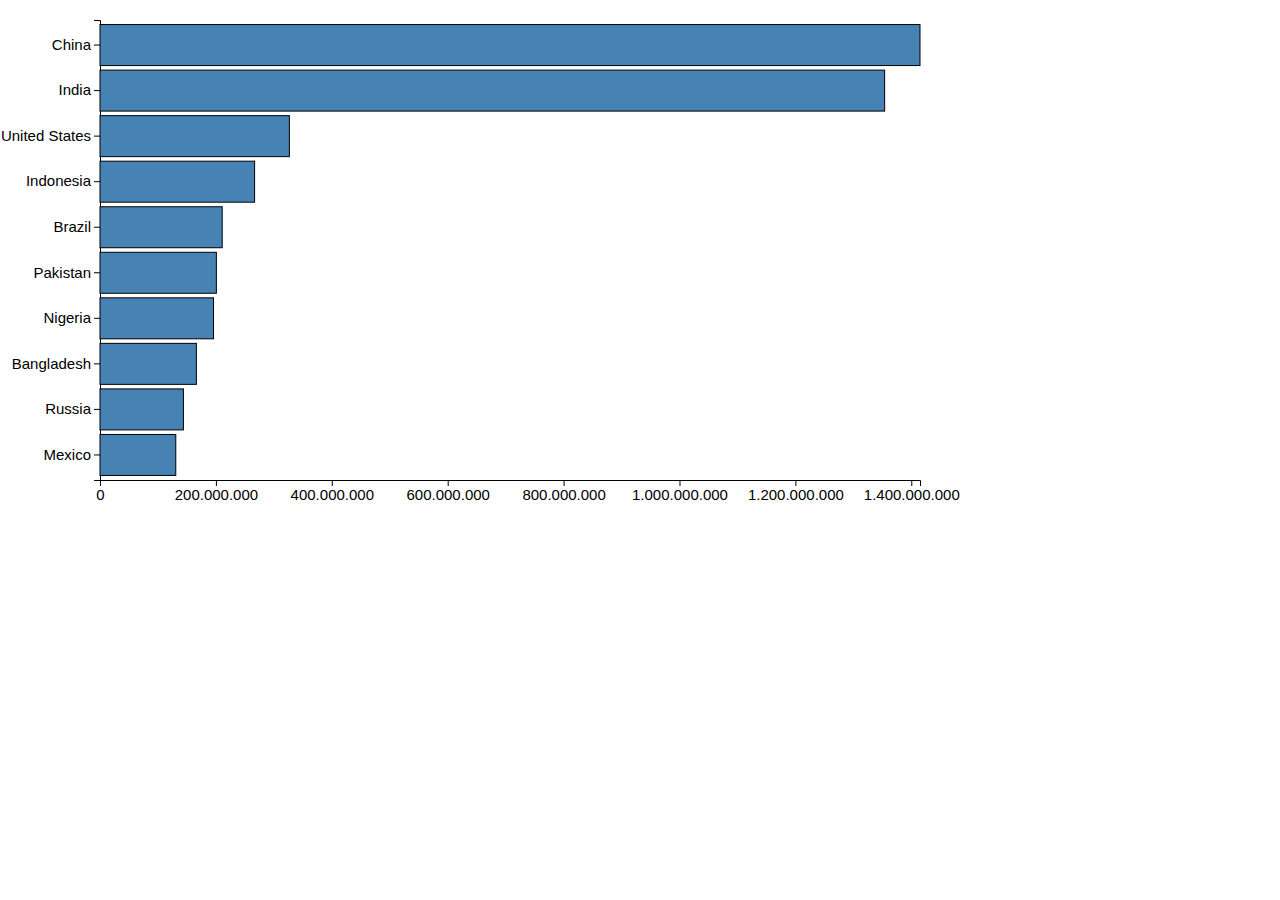
<file: BarChart/index.html>
<!DOCTYPE html>
<html lang="en">

<head>
    <meta charset="UTF-8">
    <meta http-equiv="X-UA-Compatible" content="IE=edge">
    <meta name="viewport" content="width=device-width, initial-scale=1.0">
    <title>Bar Chart</title>
    <script src="d3.js"></script>
    <script src="index.js"></script>
    <link rel="stylesheet" href="style.css">
</head>

<body onload="Start()">
    <svg width="960" height="500"></svg>
</body>

</html>
</file>
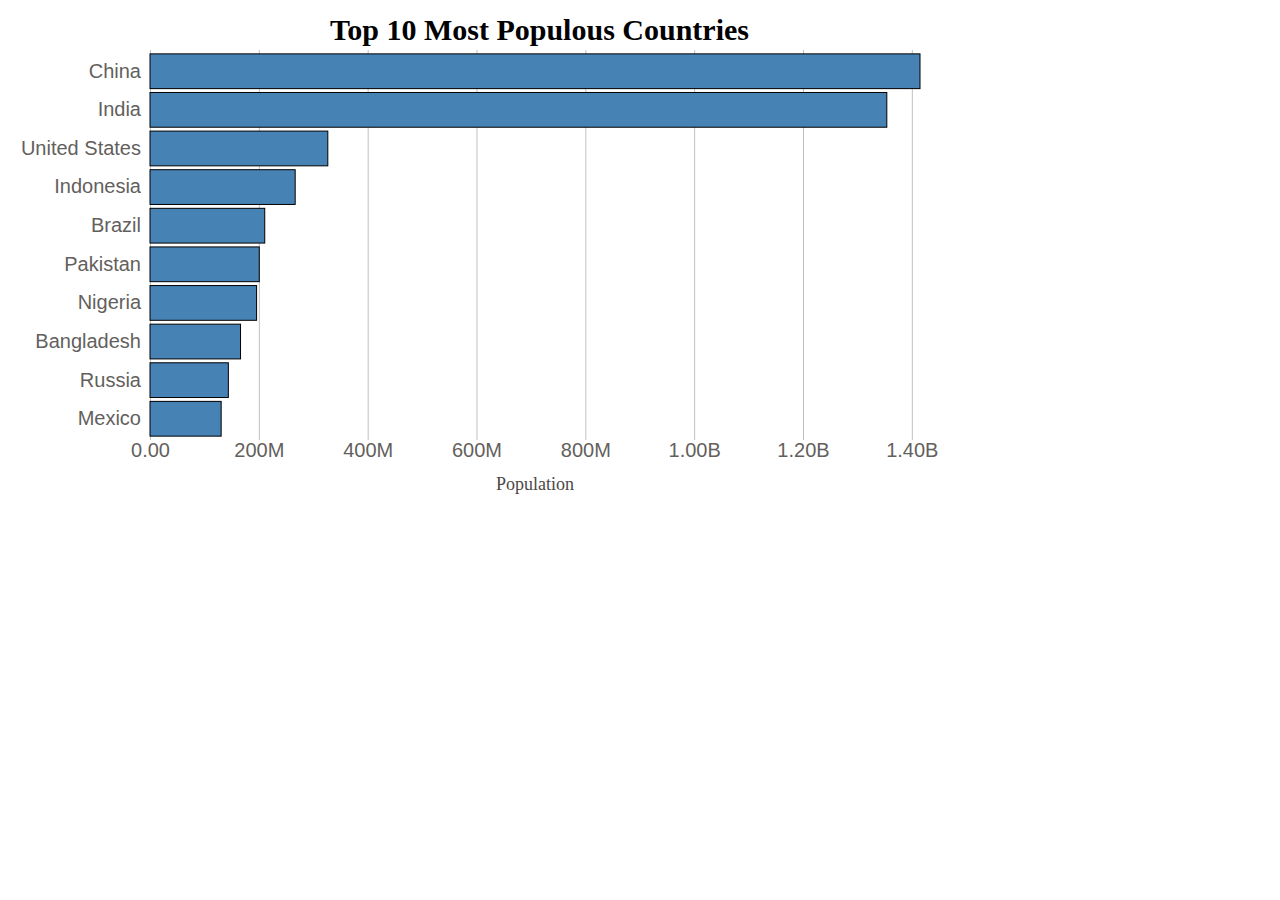
<file: CustomizingAxes/index.html>
<!DOCTYPE html>
<html lang="en">

<head>
    <meta charset="UTF-8">
    <meta http-equiv="X-UA-Compatible" content="IE=edge">
    <meta name="viewport" content="width=device-width, initial-scale=1.0">
    <title>Customizing</title>
    <script src="d3.js"></script>
    <script src="index.js"></script>
    <link rel="stylesheet" href="style.css">
</head>

<body onload="Start()">
    <svg width="960" height="500"></svg>
</body>

</html>
</file>
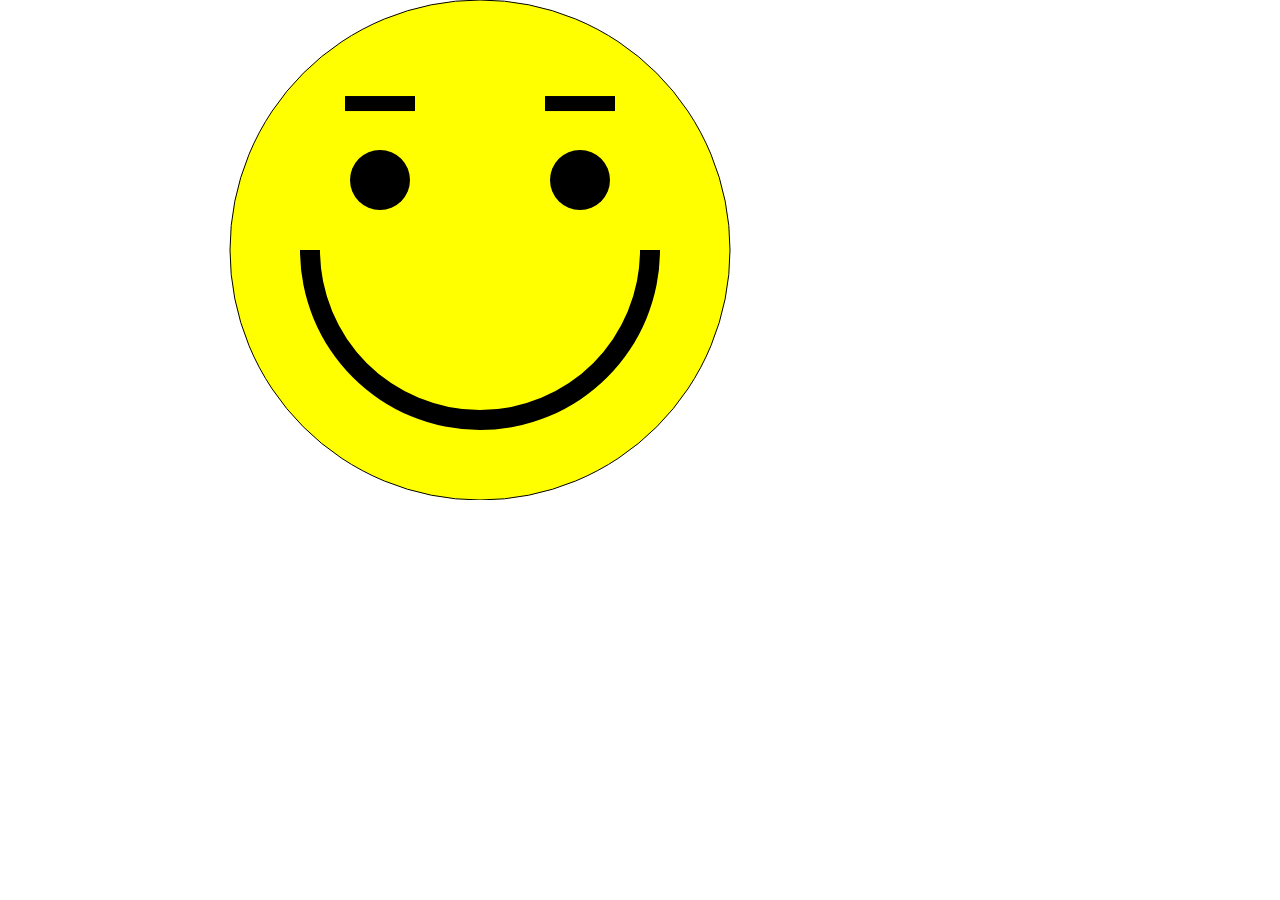
<file: SmileSVG/index.html>
<!DOCTYPE html>
<html lang="en">

<head>
    <meta charset="UTF-8">
    <meta http-equiv="X-UA-Compatible" content="IE=edge">
    <meta name="viewport" content="width=device-width, initial-scale=1.0">
    <link rel="stylesheet" href="style.css">
    <script src="d3.js"></script>
    <script src="index.js"></script>
    <title>Document</title>
</head>

<body onload="Start()">
    <svg width="960" height="500"></svg>
    <script>
    </script>
</body>

</html>
</file>
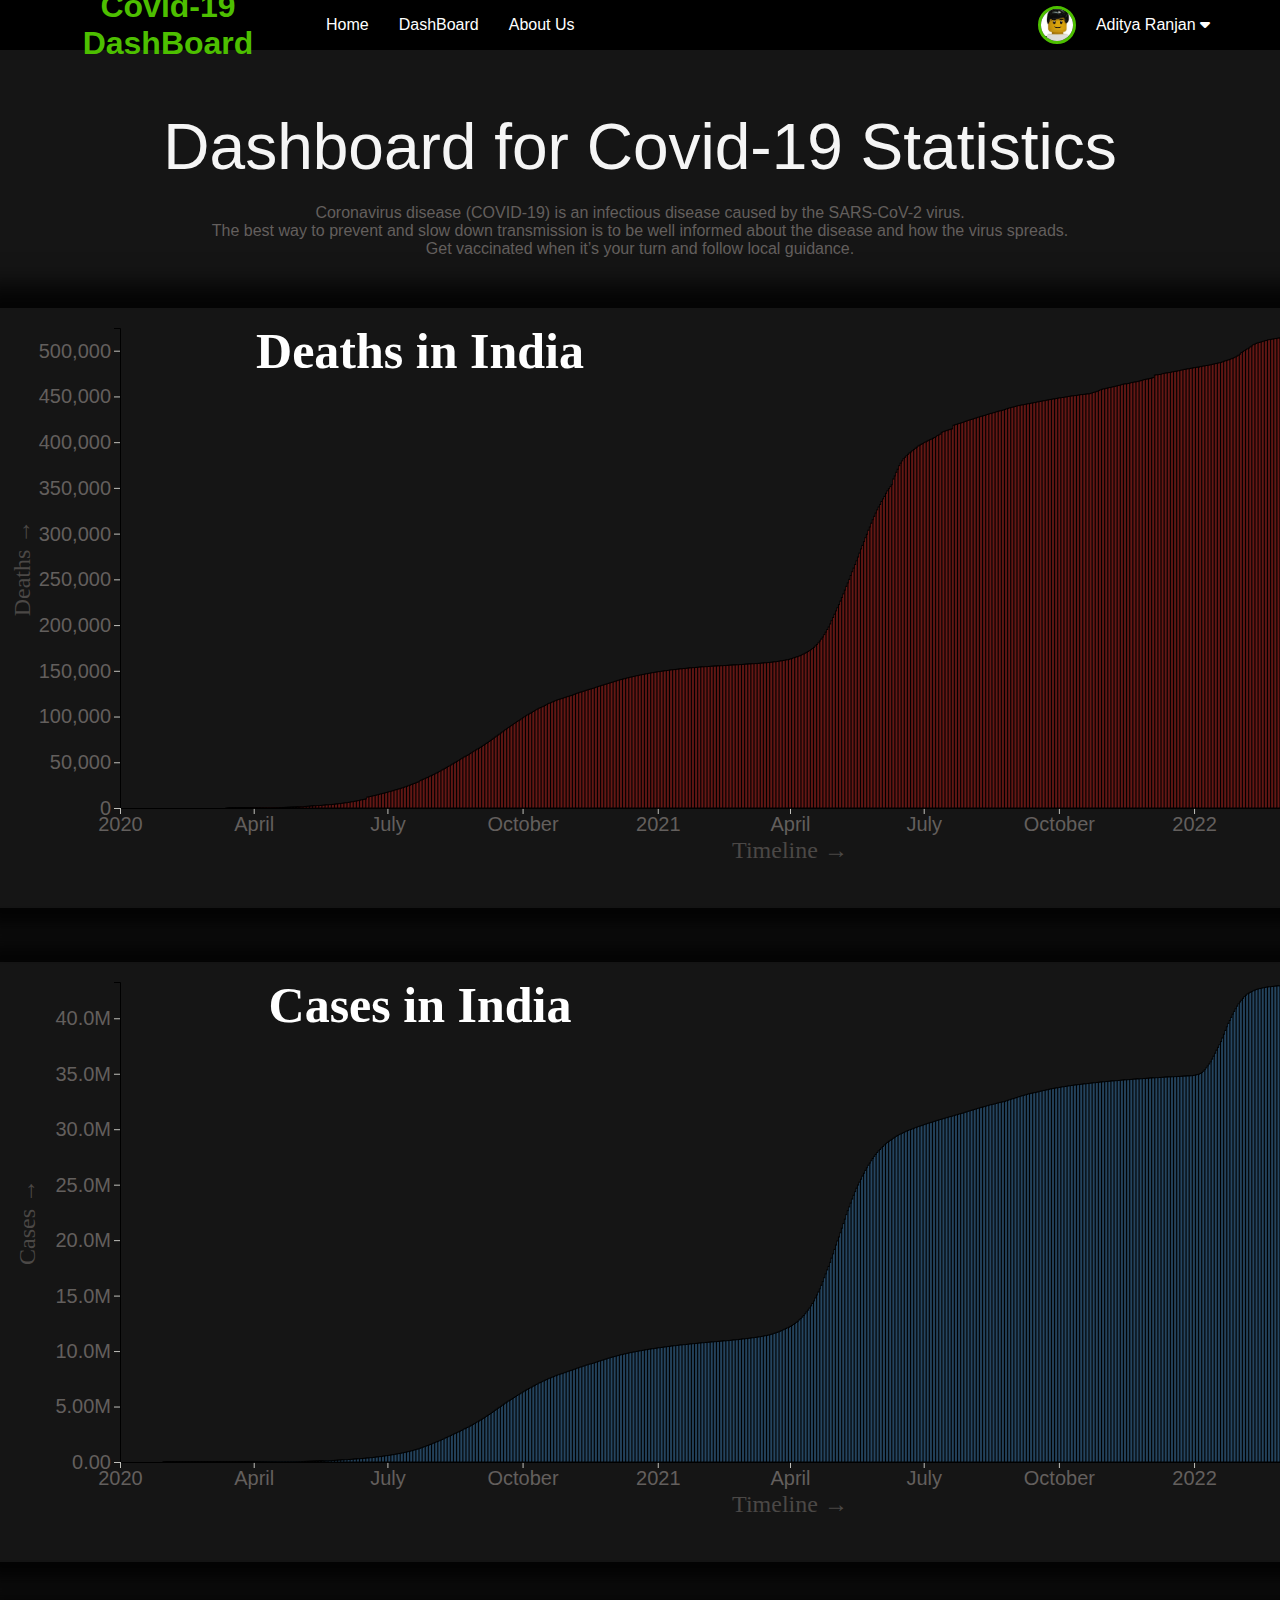
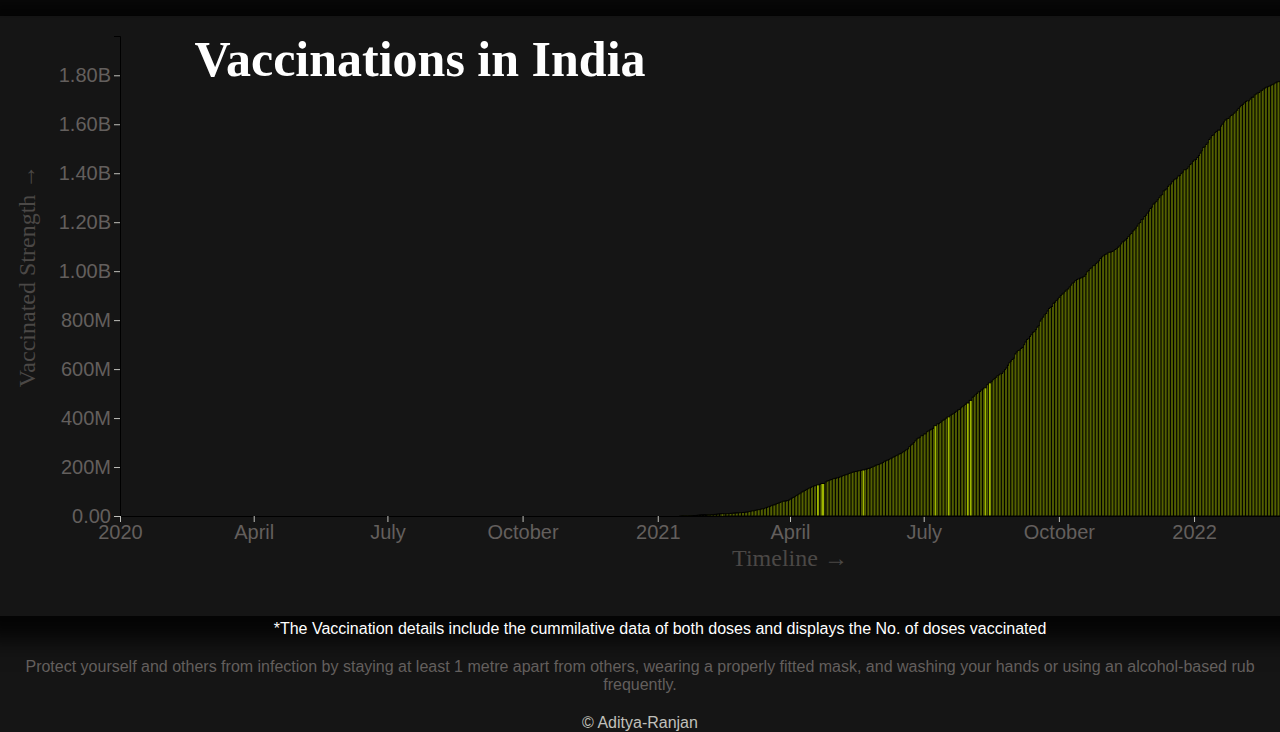
<file: DASHBOARD/Dashboard/dash.html>
<!DOCTYPE html>
<html lang="en">

<head>
    <meta charset="UTF-8">
    <meta http-equiv="X-UA-Compatible" content="IE=edge">
    <meta name="viewport" content="width=device-width, initial-scale=1.0">
    <title>Document</title>
    <link rel="stylesheet" href="https://cdnjs.cloudflare.com/ajax/libs/font-awesome/6.1.1/css/all.min.css">
    <link rel="stylesheet" href="style.css">
    <script src="index.js"></script>
    <script src="d3.js"></script>
    <!-- <script src="https://d3js.org/d3.v4.min.js"></script> -->
</head>

<body onload="deaths();cases();vaccine()">
    <div class="navbar">
        <div class="navbar-container">
            <div class="logo-container">
                <h1 class="logo">Covid-19 DashBoard</h1>
            </div>
            <div class="menu-container">
                <ul class="menu-list">
                    <li class="menu-list-items active"><a href="../Home/Home.html">Home</a></li>
                    <li class="menu-list-items"><a href="dash.html">DashBoard</a>
                    </li>
                    <li class="menu-list-items"><a href="../Home/About Us/About Us.html">About Us</a>
                    </li>
                </ul>
            </div>
            <div class="profile-container">
                <img class="profile-picture" src="images\profile.jpg" alt="ProfPic">
                <div class="profile-text-container">
                    <span class="profile-text">Aditya Ranjan</span>
                    <i class="fa-solid fa-caret-down"></i>
                </div>
            </div>
        </div>
    </div>
    <div class="container">
        <div class="content-container">
            <div class="big-heading">Dashboard for Covid-19 Statistics</div>
            <div class="para">Coronavirus disease (COVID-19) is an infectious disease caused by the SARS-CoV-2 virus.
                <br>
                The best way to prevent and slow down transmission is to be well informed about the disease and how the
                virus spreads. <br>
                Get
                vaccinated when it’s your turn and follow local guidance. <br>
            </div>
            <div class="death-chart">
                <div id="death-tooltip" class="hidden">
                    <p><strong>Date -</strong></p>
                    <p><span id="date"></span></p><br><br>
                    <p><strong>Deaths -</strong></p>
                    <p><span id="value"></span></p>
                </div>
                <svg width="1500" height="600" id="deaths"></svg>
            </div>
            <div class="cases-chart">
                <div id="cases-tooltip" class="hidden">
                    <p><strong>Date-</strong></p>
                    <p><span id="datecases"></span></p><br><br>
                    <p><strong>Cases-</strong></p>
                    <p><span id="valcases"></span></p>
                </div>
                <svg width="1500" height="600" id="cases"></svg>
            </div>
            <div class="vaccine-chart">
                <div id="vaccine-tooltip" class="hidden">
                    <p><strong>Date-</strong></p>
                    <p><span id="datevaccine"></span></p><br><br>
                    <p><strong>Vaccinated-</strong></p>
                    <p><span id="valvaccine"></span>*</p>
                </div>
                <svg width="1500" height="600" id="vaccine"></svg>
                <p style="color:white;margin-left: 40px;">*The Vaccination details include the cummilative data of both
                    doses and
                    displays the No. of doses
                    vaccinated</p>
            </div>
        </div>
    </div>
    <div class="para">Protect yourself and others from infection
        by staying at least 1 metre apart from
        others,
        wearing a properly fitted mask, and washing your hands or using an alcohol-based rub frequently.
    </div>
    <div class="para" style="color:#C0C0BB;">
        © Aditya-Ranjan
    </div>
</body>

</html>
</file>
<file: BarChart/style.css>
body{
    margin:0px;
    overflow: hidden;
}

rect{
    fill: steelblue;
    stroke: black;

}

text{
    font-size: 1.5em;
}
</file>
<file: CustomizingAxes/style.css>
body{
    margin:0px;
    overflow: hidden;
}

rect{
    fill: steelblue;
    stroke: black;

}

text{
    font-size: 2.5em;
    font-family:sans-serif;
}

.tick text{
    fill:#635F5D;
    font-size: 2em;
}

.tick line{
    stroke:#C0C0BB;
}

.axis-label{
    fill:#4b4846 ;
    font-family: 'Franklin Gothic Medium';
    font-size: 18px;
}
.heading{
    font-family: 'Franklin Gothic Medium';
    font-size: 30px;
    font-weight: bold;
    color:#4b4846;
    
}
</file>
<file: SmileSVG/style.css>
*{
    margin:0;
    padding:0;
}
</file>
<file: DASHBOARD/Dashboard/style.css>
*{
    margin: 0;
}
svg{
    margin-top: 50px;
    box-shadow: 0px 0px 22px 23px rgba(0, 0, 0, 0.82);
}
i{
    cursor: pointer;
}
body{
    font-family: 'Roboto', sans-serif;
    background-color: #151515;
    text-align: center;
}
a, a:hover, a:focus, a:active {
    text-decoration: none;
    color: white;
}
.para{
    color: #635F5D;
    margin-top: 20px;
}
.logo{
    font-family: 'Sen', sans-serif;
    color: #4dbf00;
}
.navbar{
    width: 100%;
    height: 50px;
    background-color: black;
}

.navbar-container{
    padding: 0 50px;
    display:flex;
    align-items: center;
    height: 100%;
    color: white;
    font-family: 'Sen', sans-serif;
}

.logo-container{
    flex:2;
}
.menu-container{
    flex:6;
}
.menu-list{
    display:flex;
    list-style-type: none;
}
.menu-list-items{
    cursor: pointer;
    color:white;
    margin-right: 30px;
}
.menu-list-items:active{
    font-weight: bold;
    color: #4dbf00;
}
.menu-list-items:hover{
    border-bottom: 1px solid #4dbf00;
}
.profile-container{
    flex:2;
    display:flex;
    align-items: center;
    justify-content: flex-end;
}
.profile-text-container{
    margin: 0 20px;
}

.profile-picture{
    height: 32px;
    width: 32px;
    border-radius: 50%;
    border: 3px solid #4dbf00;
    object-fit:cover;
}
.line-path{
    fill:none;
    stroke-width: 2px;
    stroke-linejoin:round;
    stroke-linecap:round;
    /* mix-blend-mode:hard-light; */
}
.line-path:hover{
    stroke-width:4px;
}
.line-path:not(:hover){
    opacity:0.66;
    
}
text{
    font-size: 2.5em;
    font-family:sans-serif;
}
.big-heading{
    color: whitesmoke;
    margin-top:60px;
    font-family:'Franklin Gothic Medium', 'Arial Narrow', Arial, sans-serif;
    font-size: 4em; 
}

.tick text{
    fill:#635F5D;
    font-size: 2em;
}

.tick line{
    stroke:#C0C0BB;
}

.axis-label{
    fill:#4b4846 ;
    font-family: 'Franklin Gothic Medium';
    font-size: 18px;
}
.heading{
    font-family: 'Franklin Gothic Medium';
    font-size: 50px;
    font-weight: bold;
    color:white;
    fill:white;
}
.text:hover{
    color: white    ;
}
.bar-deaths{
    fill: rgb(189, 45, 40);
    stroke:black;
}
.bar-cases{
    fill: steelblue ;
    stroke:black;
}
.bar-cases:hover{
    opacity: 1;
    stroke:red;
    fill:red;
}
.bar-deaths:hover{
    opacity: 1;
    stroke:red;
    fill:red;
}
.bar:not(:hover){
    opacity:0.66;
}
#death-tooltip{
    position: absolute;
    left:300px;
    top:360px;
    width: 190px;
    height: auto;
    padding: 20px;
    background-color: rgba(189, 45, 40, 0.615);
    border-radius: 10px;
    pointer-events: none;
}
#death-tooltip.hidden{
    display: none;
}
#death-tooltip p{
    display: inline-block;
    font-family: sans-serif;
    margin: 0;
    font-size: 20px;
    line-height: 10px;
    margin-right: 10px;

}
.axis-label{
    fill:#4b4846 ;
    font-family: 'Franklin Gothic Medium';
    font-size: 24px;
}
#cases-tooltip{
    position: absolute;
    left:300px;
    top:1010px;
    width: 190px;
    height: auto;
    padding: 20px;
    background-color: rgba(70, 131, 180, 0.601);
    border-radius: 10px;
    pointer-events: none;
}
#cases-tooltip p{
    display: inline-block;
    font-family: sans-serif;
    margin: 0;
    margin-right: 10px;
    font-size: 20px;
    line-height: 10px;

}
#cases-tooltip.hidden{
    display: none;
}
#vaccine-tooltip{
    position: absolute;
    left:300px;
    top:1660px;
    width: 250px;
    height: auto;
    padding: 20px;
    background-color: rgba(159, 183, 0, 0.742);
    border-radius: 10px;
    pointer-events: none;
}
#vaccine-tooltip p{
    display: inline-block;
    font-family: sans-serif;
    margin: 0;
    margin-right: 10px;
    font-size: 20px;
    line-height: 10px;
}
#vaccine-tooltip.hidden{
    display: none;
}
.bar-vaccine{
    fill: rgb(159, 183, 0);
    stroke:black;
}
.bar-vaccine:hover{
    opacity: 1;
    stroke:red;
    fill:red;
}
</file>
